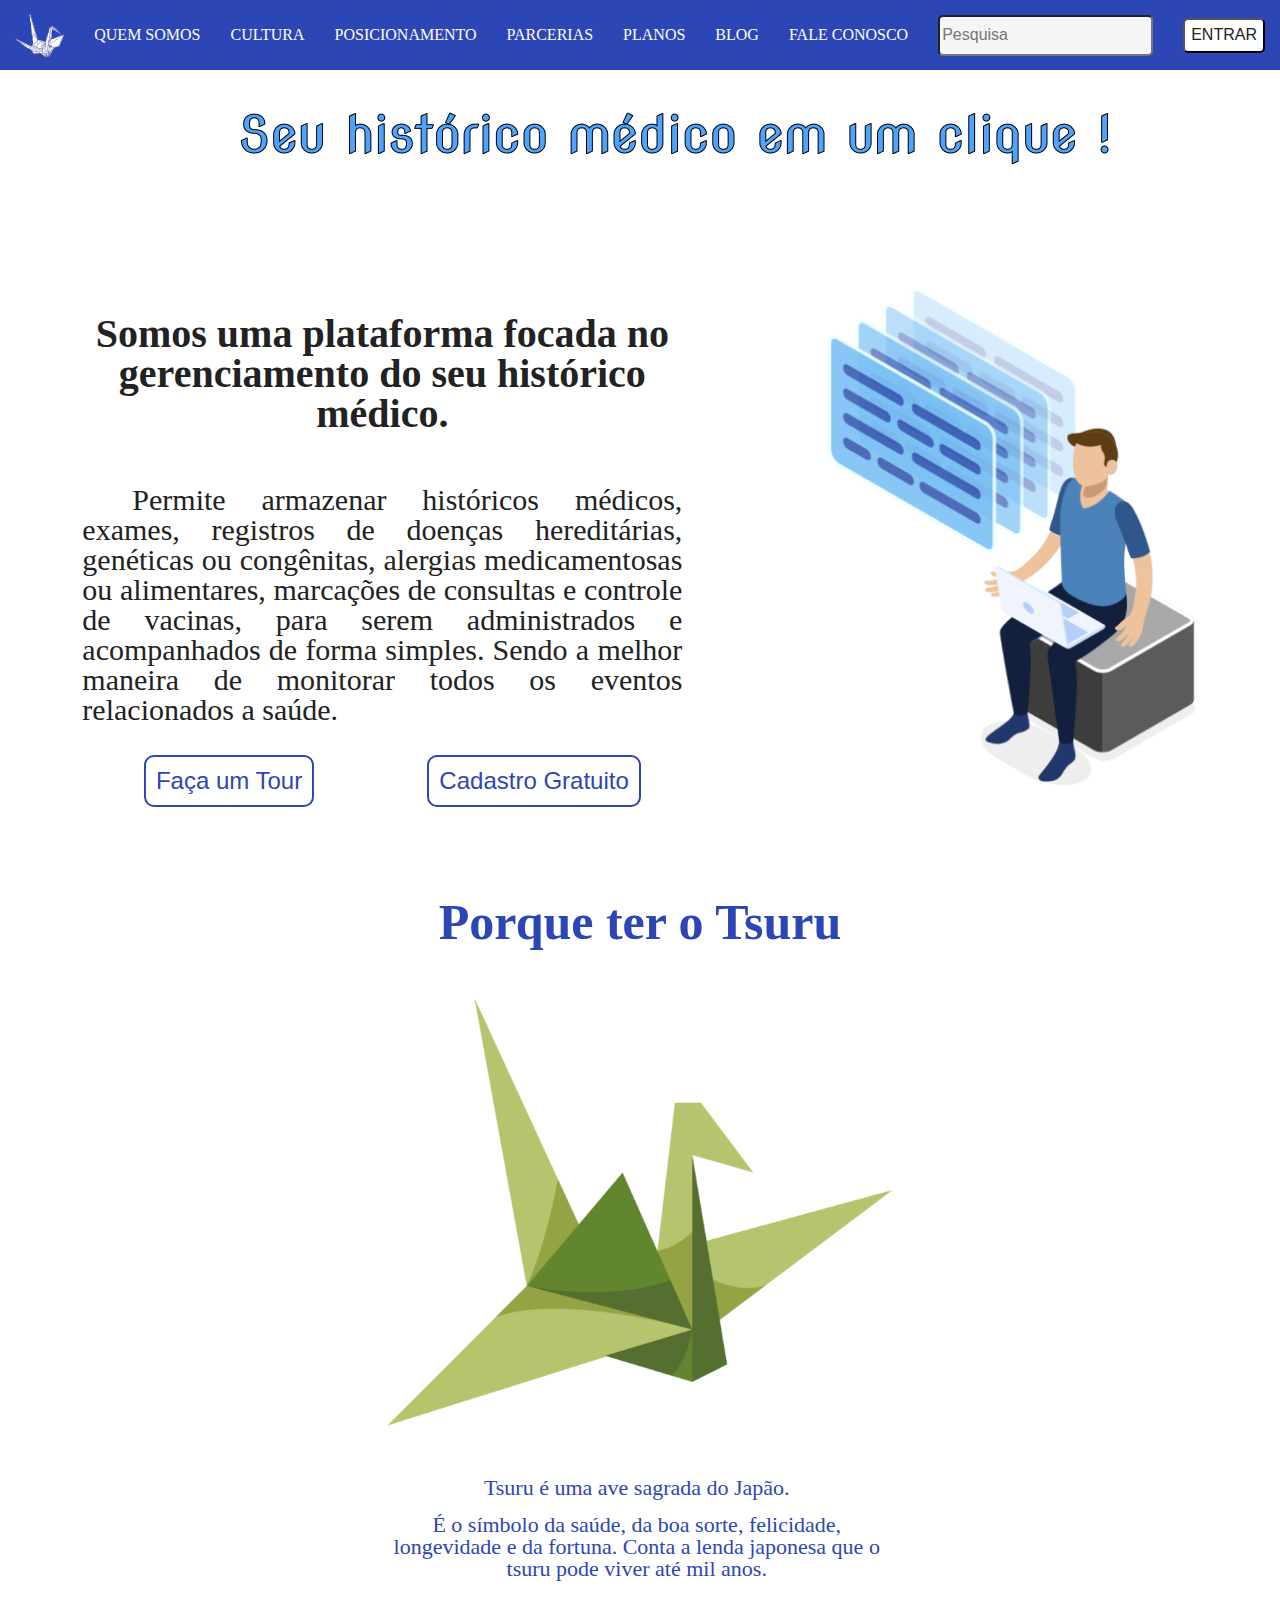
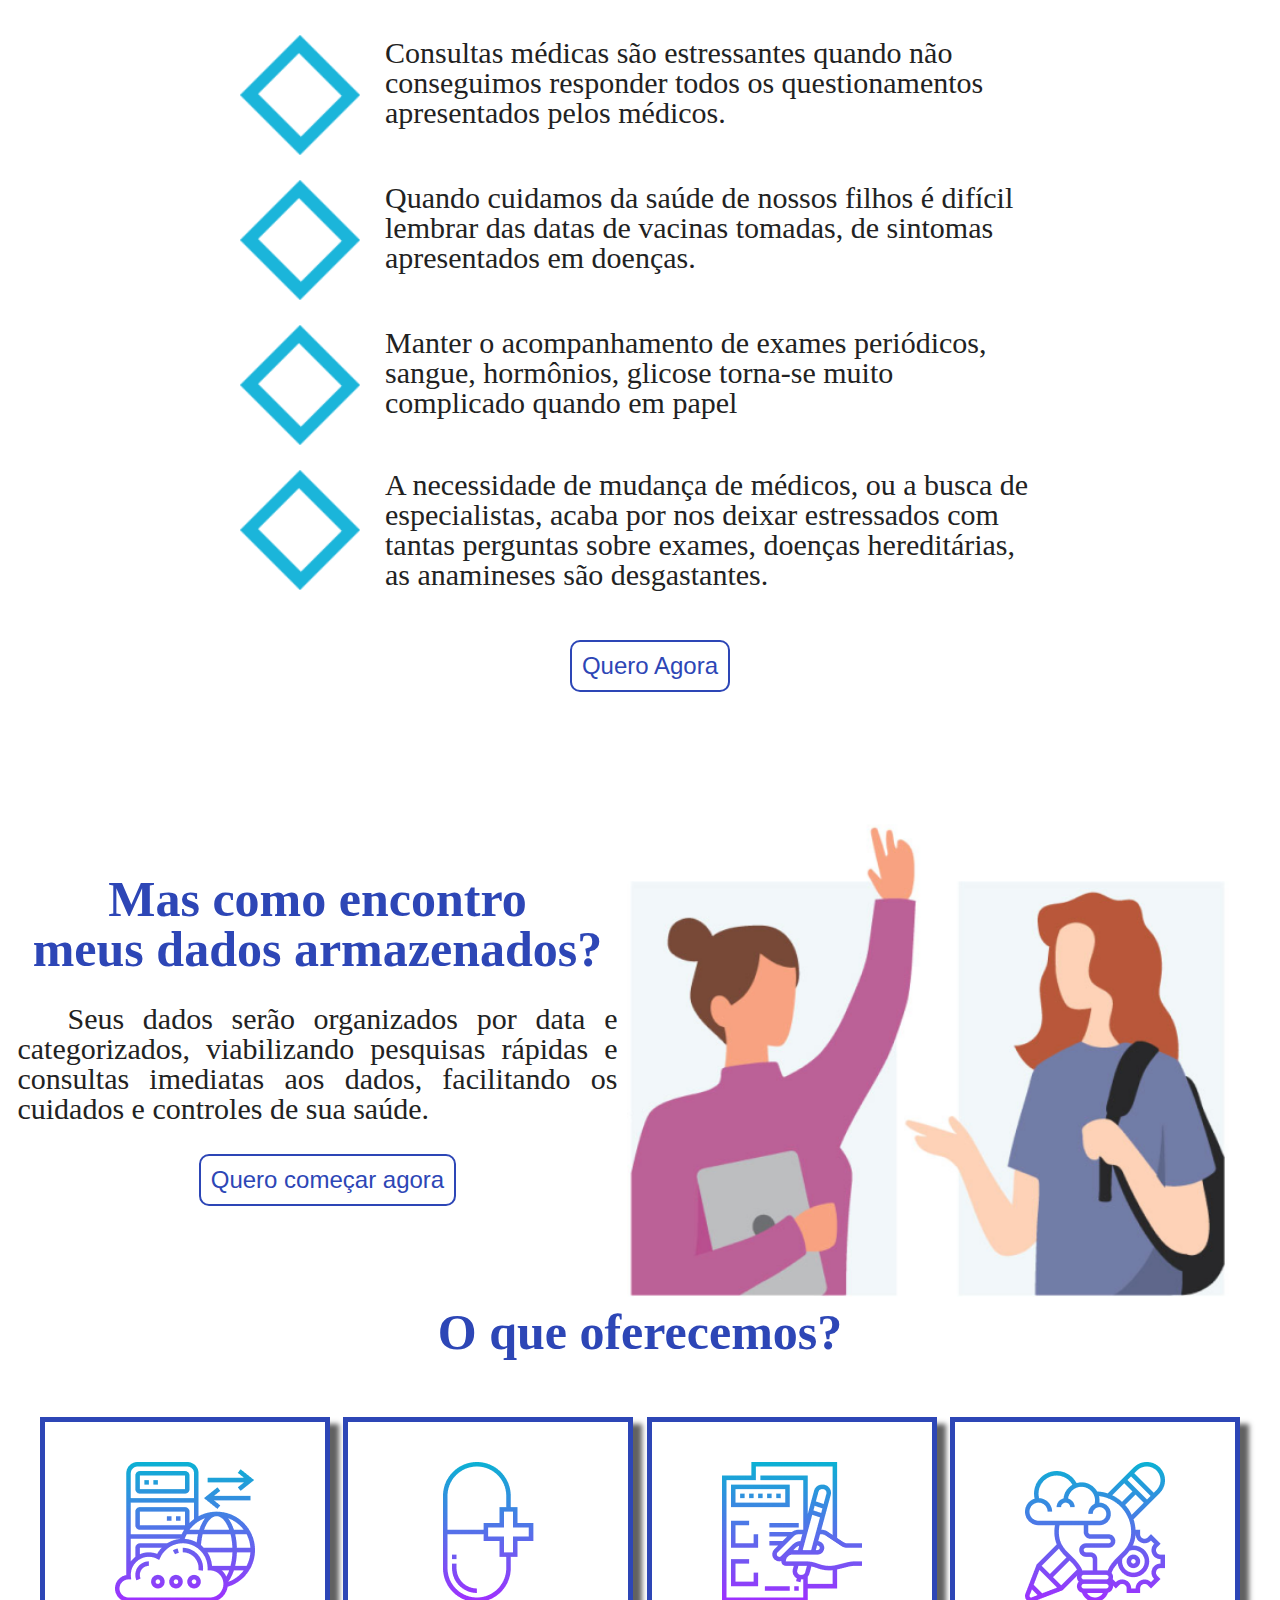
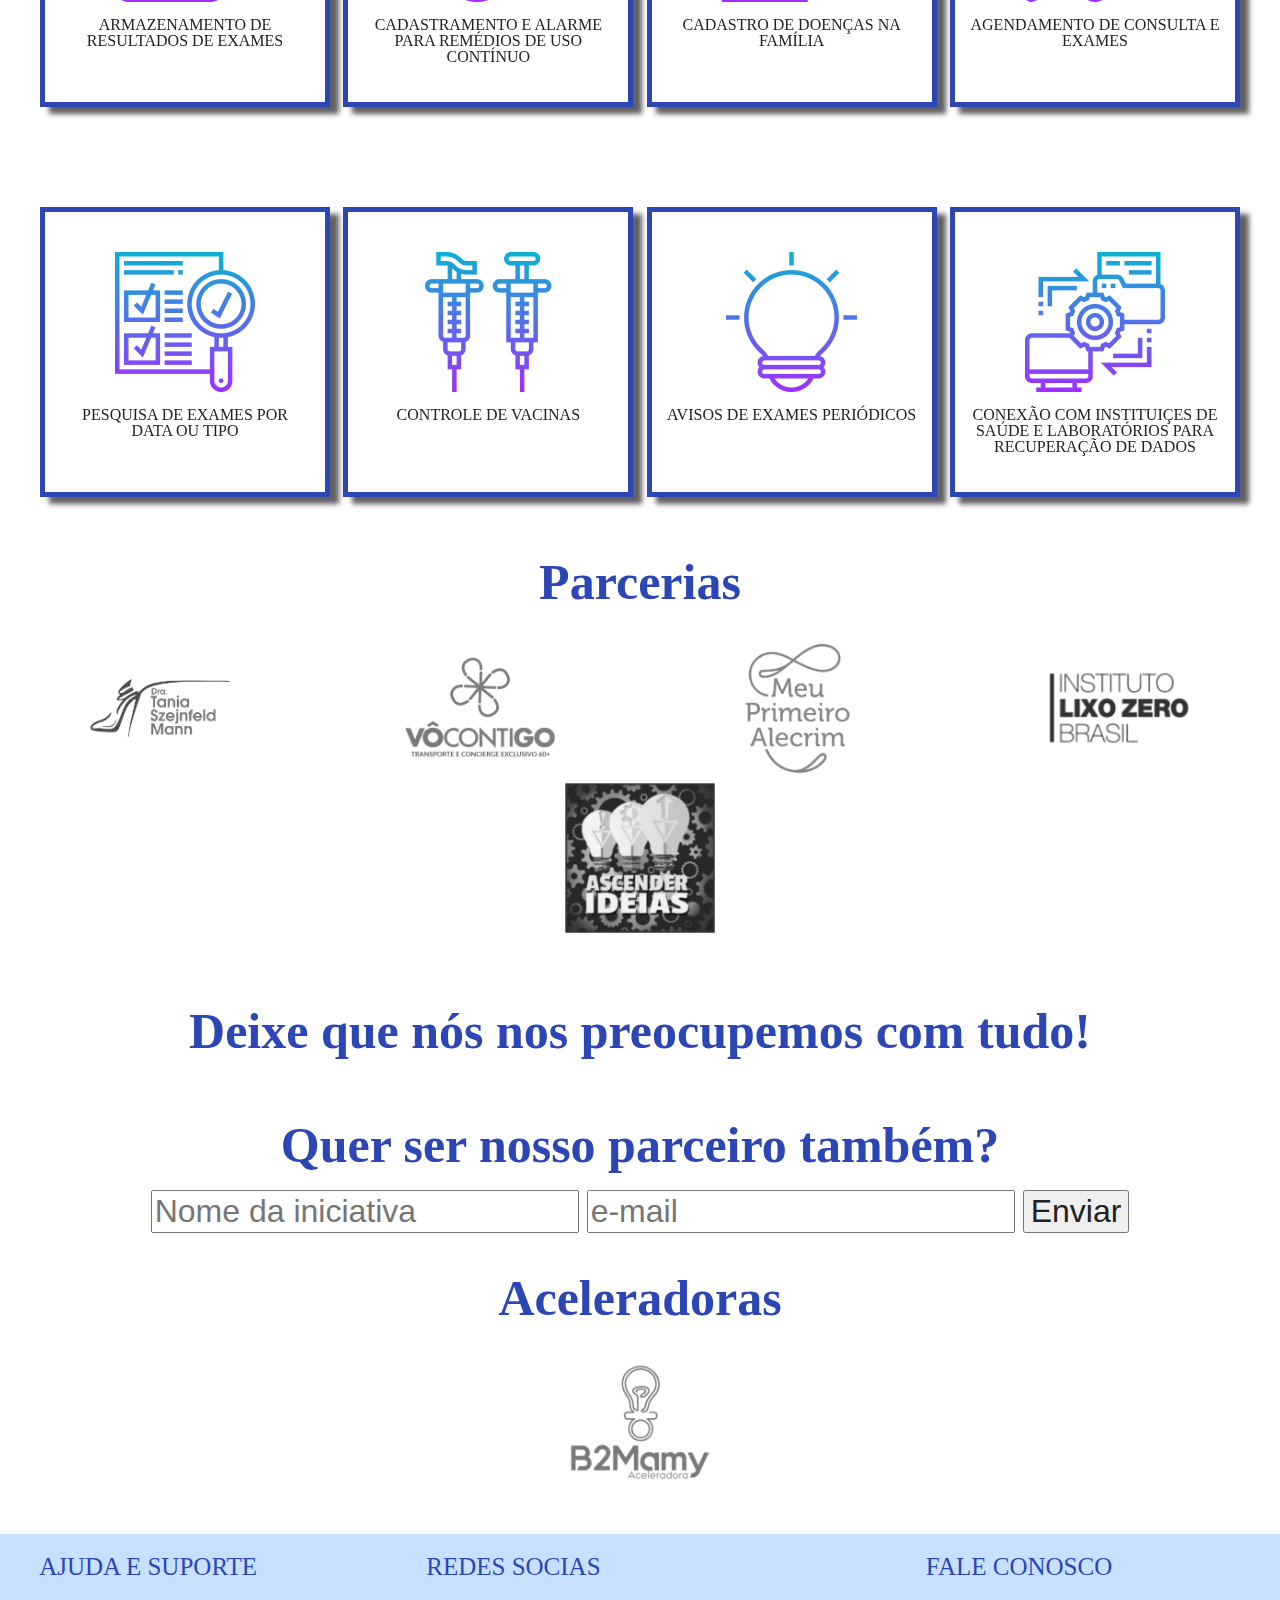
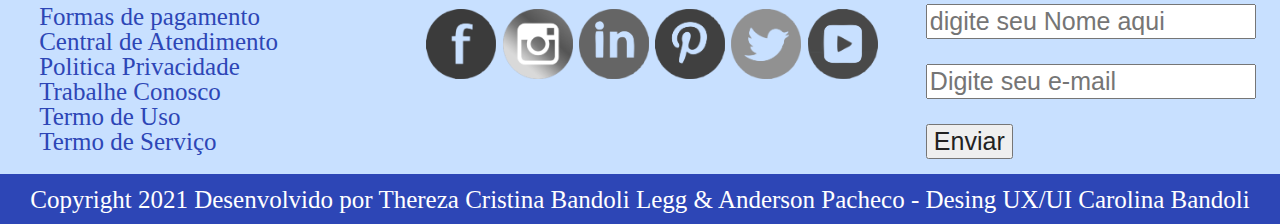
<file: index.html>
<!DOCTYPE html>
<html lang="pt-br">
  <head>
    <meta charset="UTF-8" />
    <meta name="viewport" content="width=device-width, initial-scale=1.0" />
    <script src="/Front_End/js/efeitos.js" defer></script>
    <link rel="stylesheet" href="Front_End/css/reset.css" />
    <link rel="stylesheet" href="Front_End/css/styleSite.css" />
    <link rel="stylesheet" href="Front_End/css/var_ambiente.css" />
    <link rel="preconnect" href="https://fonts.gstatic.com" />
    <link
      href="https://fonts.googleapis.com/css2? family = PT + Sans & display = swap"
      rel="folha de estilo"
    />
    <link
      rel="shortcut icon"
      href="Front_End/images/logos/logo_pequena.png"
      type="image/x-icon"
    />
    <title>Seu Histórico médico em um clique</title>
  </head>

  <body>
 
    <nav>
      <a id="logo" href="#capa">
        <img
          src="Front_End/images/logos/logo_pequena.png"
          alt="MyhealthLIB, Seu histórico médico em um clique"
        />
      </a>
      <a href="/Front_End/html/quemSomos.html" target="_blank">QUEM SOMOS</a>
      <a href="/Front_End/html/cultura.html" target="_blank">CULTURA</a>
      <a href="/Front_End/html/posicionamento.html" target="_blank"
        >POSICIONAMENTO</a
      >
      <a href="#parcerias">PARCERIAS</a>
      <a href="/Front_End/html/planos.html" target="_blank">PLANOS</a>
      <a href="/Front_End/html/">BLOG</a>
      <a href="#faleConosco">FALE CONOSCO</a>
      <input id="find" type="text" placeholder="Pesquisa" />
      <button id="login">ENTRAR</button>
      <div class="menuHamburger">
        <span class="hamburger">.</span>
        <span class="hamburger">.</span>
        <span class="hamburger">.</span>
      </div>
    </nav>
    <!-- </section> -->
    <section class="principal">
      <div id="title">
        <br /><br />
        <img src="./Front_End/images/navegacao/home/titulo.png" alt="" />
      </div>
    </section>
    <section class="principal">
      <div class="home">
        <p class="pTop">
          Somos uma plataforma focada no gerenciamento do seu histórico médico.
        </p>
        <br />
        <p class="textHome">
          Permite armazenar históricos médicos, exames, registros de doenças
          hereditárias, genéticas ou congênitas, alergias medicamentosas ou
          alimentares, marcações de consultas e controle de vacinas, para serem
          administrados e acompanhados de forma simples. Sendo a melhor maneira
          de monitorar todos os eventos relacionados a saúde.
        </p>
        <div class="botoes">
          <button class="botaoAzul">Faça um Tour</button>
          <button class="botaoAzul">Cadastro Gratuito</button>
        </div>
      </div>
      <div class="imageHome">
        <img
          src="Front_End/images/navegacao/home/SeuHistorico.png"
          alt="muitos arquivos e papeis"
        />
      </div>
    </section>

    <section class="principal">
      <div class="imageHome">
        <header class="slogan">
          <h1>Porque ter o Tsuru</h1>
        </header>
        <img src="Front_End/images/navegacao/home/TSURU.png" alt="muitos arquivos e papeis" />
        <p style="text-align: center">Tsuru é uma ave sagrada do Japão.</p>
        <p style="text-align: center">
          É o símbolo da saúde, da boa sorte, felicidade, longevidade e da
          fortuna. Conta a lenda japonesa que o tsuru pode viver até mil anos.
        </p>
      </div>
      <div class="home">
        <div class="itensHome">
          <img
            src="Front_End/images/navegacao/home/losango.png"
            alt="Consultas"
          />
          <p class="itensTextHome">
            Consultas médicas são estressantes quando não conseguimos responder
            todos os questionamentos apresentados pelos médicos.
          </p>
        </div>
        <div class="itensHome">
          <img
            src="Front_End/images/navegacao/home/losango.png"
            alt="Dependentes"
          />

          <p class="itensTextHome">
            Quando cuidamos da saúde de nossos filhos é difícil lembrar das
            datas de vacinas tomadas, de sintomas apresentados em doenças.
          </p>
        </div>
        <div class="itensHome">
          <img
            src="Front_End/images/navegacao/home/losango.png"
            alt="Periódicos"
          />
          <p class="itensTextHome">
            Manter o acompanhamento de exames periódicos, sangue, hormônios,
            glicose torna-se muito complicado quando em papel
          </p>
        </div>
        <div class="itensHome">
          <img
            src="Front_End/images/navegacao/home/losango.png"
            alt="Especialistas"
          />
          <p class="itensTextHome">
            A necessidade de mudança de médicos, ou a busca de especialistas,
            acaba por nos deixar estressados com tantas perguntas sobre exames,
            doenças hereditárias, as anamineses são desgastantes.
          </p>
        </div>

        <div class="botoes">
          <button class="botaoAzul">Quero Agora</button>
        </div>
      </div>
    </section>

    <section class="principal">
      <div>
        <header class="slogan">
          <h1>Mas como encontro</h1>
        </header>
        <header class="slogan">
          <h1>meus dados armazenados?</h1>
        </header>
        <p class="textHome">
          Seus dados serão organizados por data e categorizados, viabilizando
          pesquisas rápidas e consultas imediatas aos dados, facilitando os
          cuidados e controles de sua saúde.
        </p>
        <div class="botoes">
          <button class="botaoAzul">Quero começar agora</button>
        </div>
      </div>
      <div class="imageHome">
        <img
          src="Front_End/images/navegacao/home/como encontro.png"
          alt="muitos arquivos e papeis"
        />
      </div>
    </section>

    <header class="slogan">
      <h1 style="text-align: center">O que oferecemos?</h1>
    </header>


    <section class="features">
      <div id="armazenar" class="featuresSingle">
       
          <img
            src="Front_End/images/navegacao/icones/Armazena.png"
            alt="ARMAZENAMENTO DE RESULTADOS DE EXAMES"
          />

          <p>ARMAZENAMENTO DE RESULTADOS DE EXAMES</p>
   
      </div>
      <div id="alarme" class="featuresSingle">
 
          <img
            src="Front_End/images/navegacao/icones/medicamento.png"
            alt="CADASTRAMENTO E ALARME PARA REMÉDIOS DE USO CONTÍNUO "
          />
          <p>CADASTRAMENTO E ALARME PARA REMÉDIOS DE USO CONTÍNUO</p>

      </div>
      <div id="doencas" class="featuresSingle">
   
          <img
            src="Front_End/images/navegacao/icones/cadastroDoenca.png"
            alt="CADASTRO DE DOENÇAS NA FAMÍLIA "
          />
          <p>CADASTRO DE DOENÇAS NA FAMÍLIA</p>
    
      </div>
      <div id="agenda" class="featuresSingle">
 
          <img
            src="Front_End/images/navegacao/icones/agendamento.png"
            alt="AGENDAMENTO DE CONSULTA E EXAMES "
          />
          <p>AGENDAMENTO DE CONSULTA E EXAMES</p>

      </div>
   
      <div id="pesquisa" class="featuresSingle"">
    
          <img
            src="Front_End/images/navegacao/icones/pesquisaExame.png"
            alt="PESQUISA DE EXAMES POR DATA OU TIPO "
          />
          <p>PESQUISA DE EXAMES POR DATA OU TIPO</p>

      </div>
      <div id="vacina" class="featuresSingle">
   
          <img
            src="Front_End/images/navegacao/icones/controleVacinas.png"
            alt="CONTROLE DE VACINAS"
          />
          <p>CONTROLE DE VACINAS</p>

      </div>
      <div id="alertas" class="featuresSingle">
          <img
            src="Front_End/images/navegacao/icones/alertas.png"
            alt="AVISOS DE EXAMES PERIÓDICOS"
          />
          <p>AVISOS DE EXAMES PERIÓDICOS</p>
      </div>
      <div id="labs" class="featuresSingle">

          <img
            src="Front_End/images/navegacao/icones/conxaoLabs.png"
            alt="CONEXÃO COM INSTITUIÇES DE SAÚDE
            E LABORATÓRIOS PARA RECUPERAÇÃO 
           DE DADOS"
          />
          <p>
            CONEXÃO COM INSTITUIÇES DE SAÚDE E LABORATÓRIOS PARA RECUPERAÇÃO DE
            DADOS
          </p>
  
      </div>
    </section>

    <section class="articlesBlog">
      
    </section>

    <header class="slogan">
      <h1 style="text-align: center">Parcerias</h1>
    </header>
    <section id="parcerias" class="logosParceiros">
      <div>
        <img
          src="Front_End/images/parceiros/color/DraTM.png"
          alt="DOUTORA TÂNIA"
        />
      </div>

      <div>
        <img src="Front_End/images/parceiros/color/VC.png" alt="VÔ CONTIGO" />
      </div>
      <div>
        <img
          src="Front_End/images/parceiros/color/MPA.png"
          alt="MEU PRIMEIRO ALECRIM"
        />
      </div>
      <div>
        <img
          src="Front_End/images/parceiros/color/ILZ.png"
          alt="INSTITUTO LIXO ZERO"
        />
      </div>

      <div>
        <img
          src="Front_End/images/parceiros/color/AI.png"
          alt="ASCENDER IDEIAS"
        />
      </div>
    </section>
    <header class="slogan">
      <br>
      <br>
      <br>
      <h1 style="text-align: center">
        Deixe que nós nos preocupemos com tudo!

      </h1>
      <br>
      <br>
      <br>
      <br>
    </header>
    <header class="slogan">
      <h1 style="text-align: center">Quer ser nosso parceiro também?</h1>
    </header>
    <section class="cadastroNovosParceiros">
      <form method="get" action="">
        <input type="text" name="nome" placeholder="Nome da iniciativa" />
        <input type="e-mail" name="email" placeholder="e-mail" />
        <input type="submit" name="enviar" value="Enviar" />
      </form>
    </section>
    <header class="slogan">
      <h1 style="text-align: center">Aceleradoras</h1>
    </header>
    <section class="logosAceleradoras">
      <div>
        <img src="Front_End/images/aceleradoras/b2mamy_Laranja.png" alt="" />
      </div>
    </section>
    <footer id="faleConosco">
      <div class="contato">
        <h1>AJUDA E SUPORTE</h1>
        <br />
        <a>Formas de pagamento</a>
        <a>Central de Atendimento</a>
        <a>Politica Privacidade</a>
        <a>Trabalhe Conosco</a>
        <a>Termo de Uso</a>
        <a>Termo de Serviço</a>
      </div>
      <div class="redesSociais">
        <h1>REDES SOCIAS</h1>
        <br />
        <a class="redesSociais" href="">
          <img src="Front_End/images/logos/facebook.png" alt="Facebook" />
        </a>
        <a class="redesSociais" href="">
          <img src="Front_End/images/logos/instagram.png" alt="Instagram" />
        </a>
        <a class="redesSociais" href="">
          <img src="Front_End/images/logos/linkedin.png" alt="LinkedIn" />
        </a>
        <a class="redesSociais" href="">
          <img src="Front_End/images/logos/pinterest.png" alt="Pintrest" />
        </a>
        <a class="redesSociais" href="">
          <img src="Front_End/images/logos/twitter.png" alt="Twitter" />
        </a>
        <a class="redesSociais" href="">
          <img src="Front_End/images/logos/youtube.png" alt="Youtube" />
        </a>
      </div>
      <div class="formContato" method="get" action="">
        <p>FALE CONOSCO</p>
        <br />
        <input type="text" name="nome" placeholder="digite seu Nome aqui" />
        <br />
        <br />
        <input type="e-mail" name="email" placeholder="Digite seu e-mail" />
        <br />
        <br />
        <input class="buttonForm" type="submit" name="enviar" value="Enviar" />
      </div>
    </footer>
    <footer style="justify-content: center" id="license">
      <p>
        Copyright 2021 Desenvolvido por Thereza Cristina Bandoli Legg & Anderson
        Pacheco - Desing UX/UI Carolina Bandoli
      </p>
      <!-- <a class="redesSociaisRodape" href="">
        <img src="Front_End/images/logos/gitHub.png" alt="GitHub" />
      </a> -->
      <!-- <p>& Anderson Pacheco Desing Carolina Bandoli</p> -->
    </footer>
  </body>
</html>

<!-- 
<div class="card">
  <div class="content">
    <div class="front">
      Front
    </div>
    <div class="back">
      Back!
    </div>
  </div>
</div> -->
<!-- 
@import 'https://fonts.googleapis.com/css?family=Lily+Script+One';
body {
  background: #eee;
  font-family: 'Lily Script One';
}

.card {
  position: absolute;
  top: 50%;
  left: 50%;
  width: 300px;
  height: 300px;
  margin: -150px;
  float: left;
  perspective: 500px;
}

.content {
  position: absolute;
  width: 100%;
  height: 100%;
  box-shadow: 0 0 15px rgba(0,0,0,0.1);

  transition: transform 1s;
  transform-style: preserve-3d;
}

.card:hover .content {
  transform: rotateY( 180deg ) ;
  transition: transform 0.5s;
}

.front,
.back {
  position: absolute;
  height: 100%;
  width: 100%;
  background: white;
  line-height: 300px;
  color: #03446A;
  text-align: center;
  font-size: 60px;
  border-radius: 5px;
  backface-visibility: hidden;
}

.back {
  background: #03446A;
  color: white;
  transform: rotateY( 180deg );
} -->
</file>
<file: Front_End/css/styleSite.css>
html {
  scroll-behavior: smooth;
}

body {
  margin-top: 0;
  font-family: Cambria, Cochin, Georgia, Times, 'Times New Roman', serif;
}

nav {
  align-items: center;
  align-content: space-around;
  background-color: var(--azul_principal);
  display: flex;
  flex-direction: row;
  height: 70px;
  justify-content: space-around;
  margin-bottom: 5px;
  position: fixed;
  top: 0;
  width: 100%;
}

nav a {
  color: white;
  font-size: 16px;
  text-decoration: none;
}

nav button {
  background-color: white;
  width: auto;
  border-radius: 5px;
  height: 35px;
}

nav input {
  background-color: whitesmoke;
  border-radius: 5px;
  height: 35px;
}

nav img {
  height: 45px;
}

nav a:hover {
  color: #fffb03;
  cursor: pointer;
  justify-content: space-between;
}

.imageHome img {
  margin-top: 15px;
  height: 500px;
}

.imageHome p {
  margin-top: 15px;
  max-width: 500px;
  font-size: 22px;
  color: #2d46b6;
}

.hamburger span {
  width: 100%;
  height: 8px;
  border-radius: 10px;
  background-color: #fffb03;
}

.separacao span {
  width: 100%;
  height: 5px;
  background-color: #2d46b6;
}

nav div {
  display: flex;
  flex-direction: column;
  justify-content: space-around;
  padding: 20px;
  width: 50px;
}

.barraNav {
  margin-top: 0px;
}

.menuHamburger {
  display: none;
}

@media (max-width: 768px) {
  .menuHamburger {
    display: flex;
  }

  nav a,
  button {
    display: none;
  }

  nav {
    margin: 0;
    justify-content: flex-end;
    position: absolute;
  }
}

.principal {
  align-items: center;
  margin-top: 70px;
  display: flex;
  /* border: solid 5px green; */
  padding: 10px;
  flex-wrap: wrap;
  justify-content: space-around;
}

.principal div {
  max-width: 800px;
}
.topDiv {
  text-align: center;
}

.topDiv p {
  margin-top: 25px;
  text-align: center;
  margin-bottom: 50px;
  font-size: 50px;
  font-weight: 100;
  /* max-width: 600px; */
  padding: 5px;
}

.cadastro {
  align-items: center;
  margin-top: 70px;
  /* border: solid 5px orange; */
  padding: 10px;
  text-align: center;
  font-size: 22px;
  justify-content: space-around;
}

#nomeMarca {
  font-weight: 1000;
  font-size: 70px;
  font-style: italic;
}

.home {
  /* border: red solid 10px; */
  margin-top: 30px;
}

.estrategica {
  align-items: center;
}

.equipe img {
  height: 180px;
  width: 180px;
  border-radius: 50%;
}

.equipe {
  display: flex;
  align-content: space-around;
  justify-content: space-around;
  align-items: center;
  padding-top: 2%;
  padding-bottom: 2%;
  flex-wrap: wrap;
  text-align: center;
  /* border: solid 2px blueviolet; */
}
.equipe div {
  /* border: solid 2px red; */
  width: 12%;
}

.quemSomos {
  align-content: space-around;
  align-items: center;
  /* border: solid 5px yellow; */
  background-color: #d1e5ff;
  display: flex;
  flex-wrap: wrap;
  justify-content: space-around;
  padding-top: 2%;
  padding-bottom: 2%;
  text-align: center;
  height: 700px;
}

#comoSurgiu {
  align-items: center;
  /* border: solid 5px rgb(33, 38, 83); */
  background-color: white;
  display: flex;
  flex-wrap: wrap;
  justify-content: space-around;
  padding-top: 2%;
  padding-bottom: 2%;
  text-align: center;
  height: 700px;
}

#comoSurgiu h1 {
  font-size: 28px;
  font-weight: bolder;
}

#comoSurgiu aside {
  font-size: 22px;
  padding-left: 20%;
  padding-right: 20%;
}

#posicionamento {
  align-items: center;
  /* border: solid 5px rgb(33, 38, 83); */
  background-color: #d1e5ff;
  display: flex;
  flex-direction: column;
  flex-wrap: wrap;
  justify-content: space-around;
  padding-top: 1%;
  padding-bottom: 1%;
  text-align: center;
  height: 700px;
}

#posicionamento h1 {
  font-size: 28px;
  font-weight: bolder;
}

#posicionamento div {
  max-width: 45%;
  justify-content: space-around;
  /* border: lawngreen solid 2px; */
}

#posicionamento img {
  max-width: 95%;
}
#posicionamento h2 {
  font-size: 22px;
  font-weight: boldr;
}
#posicionamento h3 {
  font-size: initial;
  font-weight: boldr;
}

#posicionamento aside {
  font-size: 18px;
  padding-left: 20%;
  padding-right: 20%;
}

#quemSomosEsquerda {
  /* border: solid 2px yellowgreen; */
  width: 45%;
  font-size: 22px;
  justify-content: space-around;
}

.slogan h1 {
  font-size: 50px;
  font-weight: bolder;
  color: #2d46b6;
  text-align: center;
}
.topHome h1 {
  font-size: 80px;
  font-weight: bolder;
  color: #2d46b6;
}
.pTop {
  margin-top: 25px;
  text-align: center;
  font-size: 40px;
  font-weight: bolder;
  max-width: 600px;
  padding: 5px;
}

.textHome {
  margin-top: 25px;
  /* margin-bottom: 100px; */
  text-align: justify;
  text-indent: 50px;
  font-size: 30px;
  font-weight: 100;
  max-width: 600px;
  padding: 5px;
}

.itensHome {
  display: flex;
  flex-direction: row;
}

.itensHome img {
  margin-top: 25px;
  height: 120px;
  width: 120px;
}
.itensTextHome {
  align-content: center;
  margin-top: 25px;
  margin-bottom: 25px;
  margin-left: 25px;
  font-size: 30px;
  font-weight: 100;
  max-width: 700px;
}

.botoes {
  align-items: center;
  justify-content: space-around;
  display: flex;
}

.botaoAzul {
  background-color: white;
  border-radius: 10px;
  border: 2px solid #2d46b6;
  color: #2d46b6;
  height: auto;
  min-width: 150px;
  margin-top: 25px;
  margin-left: 20px;
  padding: 10px;
  font-size: x-large;
}

.botaoAzul:hover {
  background-color: #2d46b6;
  color: white;
  cursor: pointer;
}

.logosParceiros {
  display: flex;
  align-content: space-around;
  justify-content: space-around;
  align-items: center;
  padding-top: 2%;
  padding-bottom: 2%;
  flex-wrap: wrap;
  text-align: center;
}
.logosParceiros div {
  width: 300px;
}

.cadastroNovosParceiros {
  display: flex;
  justify-content: space-around;
  font-size: xx-large;
  /* topo | direita | inferior | esquerda */
  margin: 20px auto 40px auto;
}
.features {
  display: flex;
  align-content: space-between;
  justify-content: space-between;
  align-items: center;
  padding: 10px;
  flex-wrap: wrap;
  text-align: center;
  max-width: 1200px;
  margin: auto;
}

.features img {
  margin-top: 40px;
}

.features p {
  justify-content: center;
  align-self: center;
  padding: 15px;
}

.features div {
  width: 280px;
  height: 280px;
  margin-bottom: 50px;
  margin-top: 50px;
  border: #2d46b6 solid 5px;
  align-items: center;
  justify-content: center;
  justify-items: center;
  -webkit-box-shadow: 9px 7px 5px rgba(50, 50, 50, 0.77);
  -moz-box-shadow: 9px 7px 5px rgba(50, 50, 50, 0.77);
  box-shadow: 9px 7px 5px rgba(50, 50, 50, 0.77);
}

.redesSociais img {
  margin-top: 5px;
  height: 70px;
}
.redesSociaisRodape img {
  margin-left: 10px;
  margin-right: 10px;
  margin-top: auto;
  height: 40px;
}

a {
  text-decoration: none;
}

.redesSociaisRodape a {
  text-decoration: none;
  align-content: center;
  align-items: center;
  margin-top: 1px;
}

.logosAceleradoras {
  display: flex;
  align-content: space-around;
  justify-content: space-around;
  align-items: center;
  padding-top: 2%;
  padding-bottom: 2%;
  flex-wrap: wrap;
  text-align: center;
}
.logosAceleradoras div {
  width: 15%;
}
.logosParceiros img,
.logosAceleradoras img {
  height: 150px;
  width: 150px;
}

.logosAceleradoras img,
.logosParceiros img,
.redesSociais img,
.redesSociaisRodape img {
  -webkit-filter: grayscale(100%);
  filter: grayscale(100%);
  filter: gray;
}

.logosAceleradoras img:hover,
.logosParceiros img:hover,
.redesSociais img:hover,
.redesSociaisRodape img:hover {
  cursor: pointer;
}

img:hover {
  -webkit-filter: none;
  filter: none;
}

footer {
  font-size: 25px;
  display: flex;
  background-color: #2d46b6;
  color: white;
  height: 50px;
  align-items: center;
}

.contato {
  display: flex;
  flex-direction: column;
  margin-left: 15px;
  margin-right: 100px;
  font-size: 25px;
  justify-content: space-around;
}

#license {
  align-items: center;
  text-align: center;
}

#faleConosco {
  font-size: 25px;
  margin-top: 10px;
  text-align: left;
  display: flex;
  background-color: rgb(200, 224, 255);
  /* background-color: #2d46b6; */
  /* color: white; */
  color: #2d46b6;
  height: 200px;
  justify-content: space-around;
  align-items: initial;
  padding-top: 20px;
  padding-bottom: 20px;
}

#armazenar h3 {
  font-size: x-large;
  text-align: center;
}

.featuresSingle:hover {
  cursor: pointer;
  transform: rotateY(180deg);
}
.featuresSingle {
  transition: transform 1s;
  transform-style: preserve-3d;
  position: relative;
}
</file>
<file: Front_End/css/var_ambiente.css>
:root {
  --azul_principal:#2d46b6; 
  --font_titulo: 40px;
  --font_corpo:25px;
  --font_descricao:14px
  --font_rotulo: 12px;
  --color_titulo:#256BA6;
  --color_butto_blog: #1BB5DA;
  }
</file>
